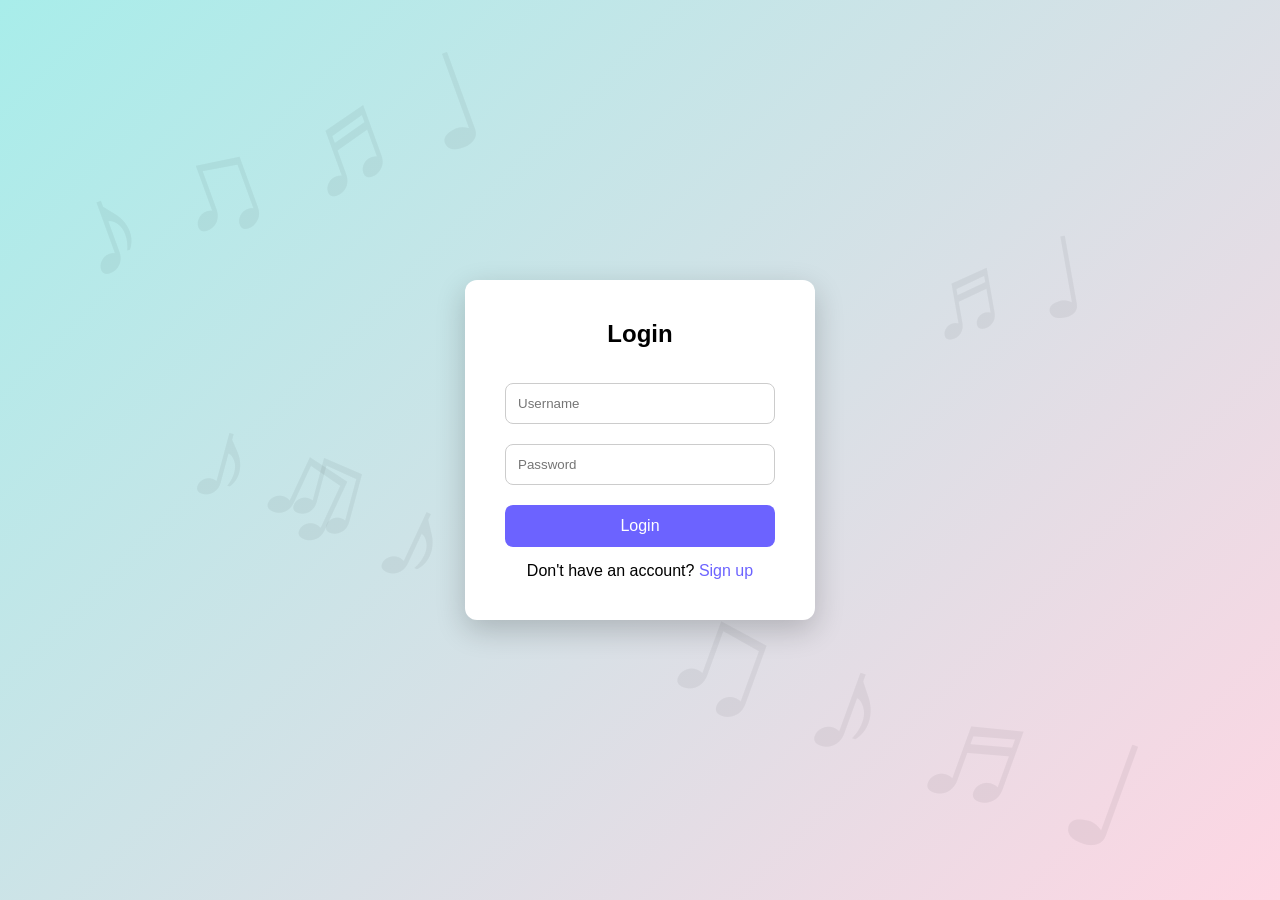
<file: index.html>
<!DOCTYPE html>
<html lang="en">
<head>
<meta charset="UTF-8">
<title>MoodSense</title>
<link rel="stylesheet" href="style.css">

<script>
if(!localStorage.getItem("currentUser")){
  window.location.href="login.html";
}
</script>

</head>

<body>

<div class="topbar">
  <span>Welcome, <b id="showUser"></b></span>
  <button onclick="logout()">Logout</button>
</div>

<div class="container">

<h1>MoodSense</h1>
<p>Select your mood</p>

<div class="buttons">
  <button onclick="setMood('happy')">😊 Happy</button>
  <button onclick="setMood('sad')">😢 Sad</button>
  <button onclick="setMood('motivated')">🔥 Motivated</button>
  <button onclick="setMood('relaxed')">🌿 Relaxed</button>
</div>

<div class="result">
  <h2 id="quote">Your quote</h2>
  <a id="music" target="_blank">Music</a>
</div>

</div>

<script src="script.js"></script>
</body>
</html>
</file>
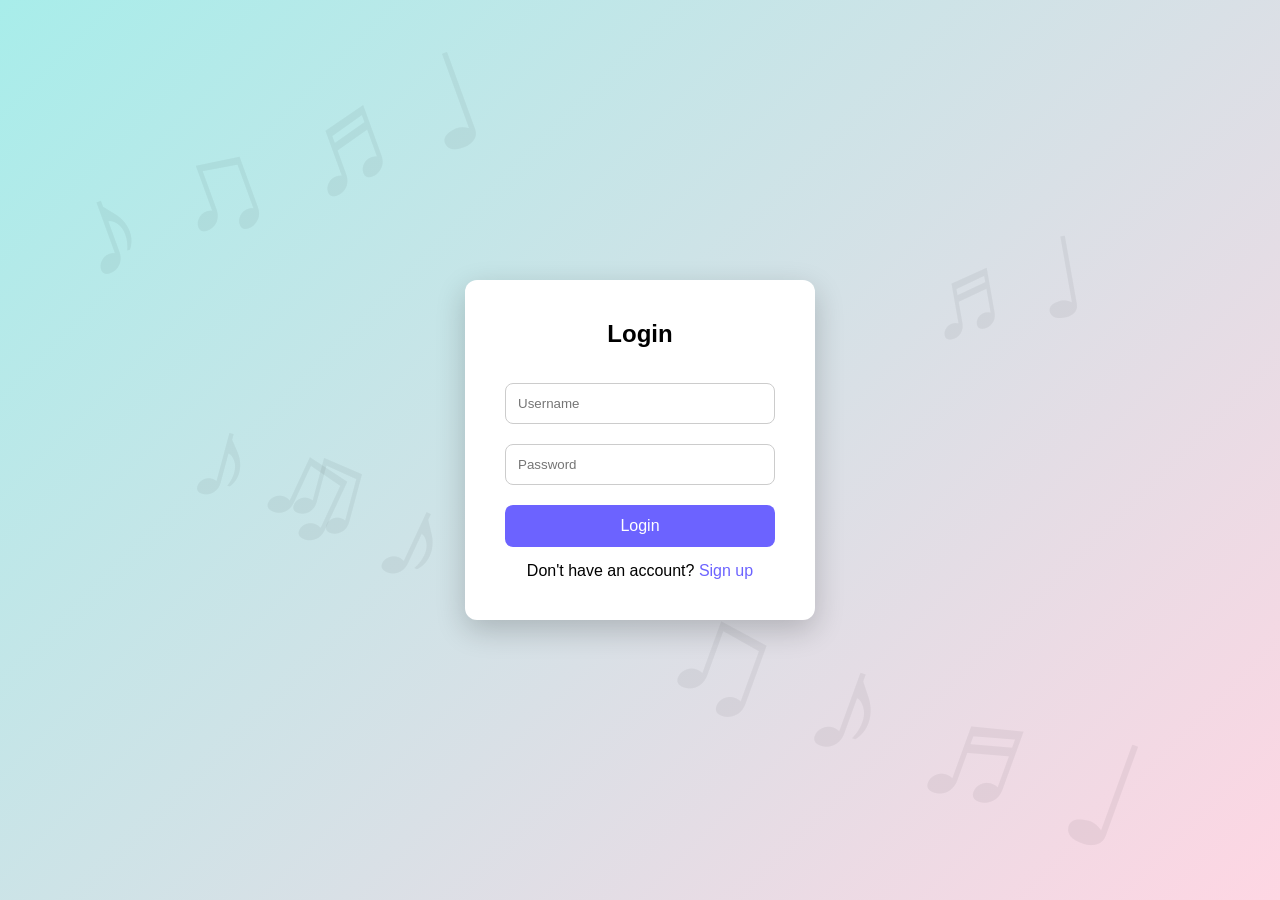
<file: login.html>
<!DOCTYPE html>
<html lang="en">
<head>

<meta charset="UTF-8">
<title>Login</title>

<style>

*{
margin:0;
padding:0;
box-sizing:border-box;
font-family:Arial;
}

body{

height:100vh;
display:flex;
justify-content:center;
align-items:center;
background:linear-gradient(135deg,#a8edea,#fed6e3);
overflow:hidden;
position:relative;

}

/* Musical Symbols */

body::before{
content:"♪ ♫ ♬ ♩";
position:absolute;
font-size:130px;
color:rgba(0,0,0,0.05);
top:10%;
left:5%;
transform:rotate(-20deg);
}

body::after{
content:"♫ ♪ ♬ ♩";
position:absolute;
font-size:150px;
color:rgba(0,0,0,0.05);
bottom:10%;
right:10%;
transform:rotate(20deg);
}

.symbol1{
position:absolute;
font-size:120px;
color:rgba(0,0,0,0.05);
top:45%;
left:15%;
transform:rotate(15deg);
}

.symbol2{
position:absolute;
font-size:110px;
color:rgba(0,0,0,0.05);
top:25%;
right:15%;
transform:rotate(-10deg);
}

.symbol3{
position:absolute;
font-size:130px;
color:rgba(0,0,0,0.05);
bottom:35%;
left:20%;
transform:rotate(25deg);
}

/* Login Box */

.login-box{

width:350px;
background:white;
padding:40px;
border-radius:12px;
box-shadow:0 10px 30px rgba(0,0,0,0.2);
text-align:center;
z-index:1;

}

.login-box h2{
margin-bottom:25px;
}

input{

width:100%;
padding:12px;
margin:10px 0;
border-radius:8px;
border:1px solid #ccc;

}

button{

width:100%;
padding:12px;
margin-top:10px;
border:none;
border-radius:8px;
background:#6c63ff;
color:white;
font-size:16px;
cursor:pointer;

}

button:hover{
background:#4d47c3;
}

.signup{

margin-top:15px;

}

.signup a{

text-decoration:none;
color:#6c63ff;

}

</style>

</head>

<body>

<div class="symbol1">♪ ♫</div>
<div class="symbol2">♬ ♩</div>
<div class="symbol3">♫ ♪</div>

<div class="login-box">

<h2>Login</h2>

<input type="text" placeholder="Username">

<input type="password" placeholder="Password">

<button onclick="goHome()">Login</button>

<div class="signup">
Don't have an account? <a href="signup.html">Sign up</a>
</div>

</div>

<script>

function goHome(){
window.location.href="index.html";
}

</script>

</body>
</html>
</file>
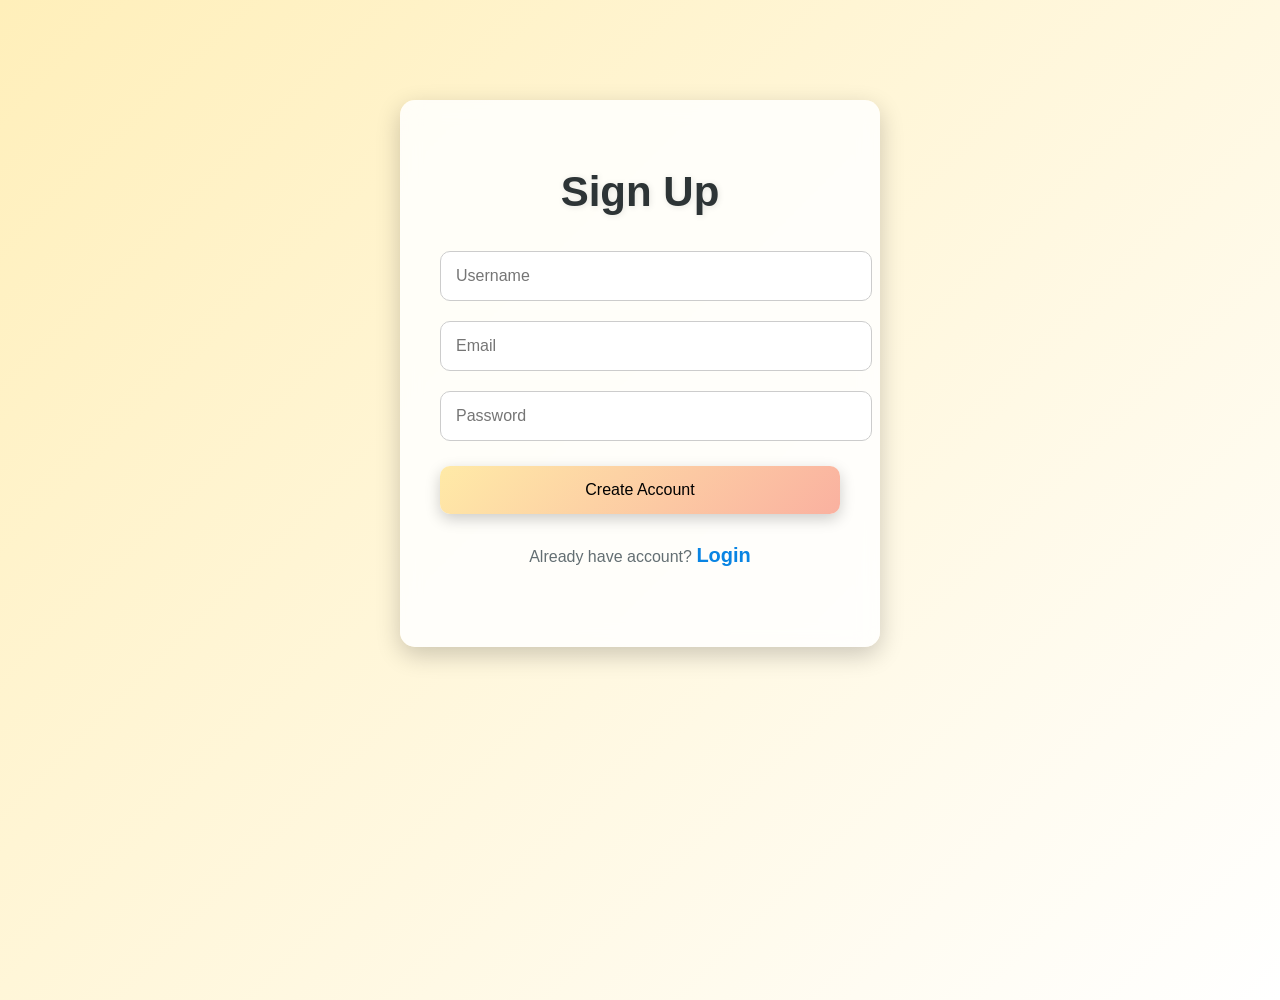
<file: signup.html>
<!DOCTYPE html>
<html lang="en">
<head>
<meta charset="UTF-8">
<title>Signup</title>
<link rel="stylesheet" href="style.css">
</head>

<body class="signup-page">

<div class="signup-container">

<h1>Sign Up</h1>

<form id="signupForm">

<input type="text" id="newUsername" placeholder="Username" required>
<input type="email" id="newEmail" placeholder="Email" required>
<input type="password" id="newPassword" placeholder="Password" required>

<button type="submit">Create Account</button>

</form>

<p>Already have account? <a href="login.html">Login</a></p>

</div>

<script src="script.js"></script>
</body>
</html>
</file>
<file: style.css>
/* Reset & Font */
body{
margin:0;
font-family:Arial, sans-serif;

background: linear-gradient(135deg,#fff3a0,#ffd54f,#ffca28);

min-height:100vh;
}

/* Blur overlay */
.blur-overlay{
  position: fixed;
  top:0;
  left:0;
  width:100%;
  height:100%;
  backdrop-filter: blur(4px);
  pointer-events:none;
  z-index:0;
}

/* Container */
.container{
  margin-top: 100px;
  position: relative;
  z-index:1;
}

h1{
  font-size: 52px;
  font-weight: 700;
  color: #2d3436;
  text-shadow: 2px 2px 8px rgba(0,0,0,0.1);
}

p{
  font-size: 22px;
  color: #636e72;
  margin-bottom: 40px;
}

/* Buttons */
.buttons button{
  padding: 18px 35px;
  margin: 15px;
  font-size: 18px;
  border-radius: 25px;
  border: 2px solid #dfe6e9;
  cursor: pointer;
  background: linear-gradient(145deg, #ffffff, #f0f0f0);
  box-shadow: 3px 3px 15px rgba(0,0,0,0.15);
  transition: all 0.3s ease;
  font-weight: 600;
}

.buttons button:hover{
  background: linear-gradient(135deg, #ffeaa7, #fab1a0);
  transform: scale(1.1) rotate(-3deg);
  border-color: #ffeaa7;
  box-shadow: 5px 5px 20px rgba(0,0,0,0.3);
  text-shadow: 1px 1px 3px rgba(0,0,0,0.2);
}

/* Quotes */
.result{
  margin-top: 50px;
}

#quote{
  margin-bottom: 20px;
  font-size: 30px;
  font-weight: 600;
  color: #2d3436;
  opacity: 0;
  transition: opacity 1s ease-in-out, transform 1s ease-in-out, text-shadow 1s ease-in-out;
  transform: translateY(20px);
}

#quote.show{
  opacity: 1;
  transform: translateY(0);
  text-shadow: 2px 2px 12px rgba(0,0,0,0.25), 0 0 10px rgba(255,255,255,0.15);
}

/* Music Link */
a{
  font-size: 20px;
  font-weight: 600;
  text-decoration: none;
  color: #2d3436;
  display: inline-block;
  margin-top: 10px;
  transition: color 0.3s, text-shadow 0.3s;
}
a:hover{
  color: #fd79a8;
  text-shadow: 1px 1px 6px rgba(0,0,0,0.2);
}

/* Mood Gradients */
body.mood-happy {
  background: linear-gradient(135deg, #ffeaa7, #fab1a0, #ffeaa7);
  background-size: 300% 300%;
  animation: gradient 12s ease infinite;
}
body.mood-sad {
  background: linear-gradient(135deg, #74b9ff, #a29bfe, #74b9ff);
  background-size: 300% 300%;
  animation: gradient 12s ease infinite;
}
body.mood-motivated {
  background: linear-gradient(135deg, #ff7675, #fd79a8, #ff7675);
  background-size: 300% 300%;
  animation: gradient 12s ease infinite;
}
body.mood-relaxed {
  background: linear-gradient(135deg, #55efc4, #81ecec, #55efc4);
  background-size: 300% 300%;
  animation: gradient 12s ease infinite;
}

@keyframes gradient{
  0%{background-position:0% 50%;}
  50%{background-position:100% 50%;}
  100%{background-position:0% 50%;}
}

/* Floating Emojis */
.emoji{
  position: absolute;
  pointer-events: none;
  user-select: none;
  opacity: 0.8;
}

@keyframes float{
  0%{transform: translateY(0) rotate(0deg); opacity:1;}
  100%{transform: translateY(-500px) rotate(360deg); opacity:0;}
}

/* Responsive */
@media screen and (max-width:600px){
  h1{ font-size: 42px; }
  p{ font-size: 18px; }
  .buttons button{ font-size:16px; padding: 12px 22px; }
  #quote{ font-size:24px; }
}


.login-page, .signup-page {
  background: linear-gradient(135deg, #ffefba, #ffffff);
  position: relative;
  font-family: 'Poppins', sans-serif;
}

.blur-overlay {
  position: fixed;
  top:0; left:0;
  width:100%; height:100%;
  backdrop-filter: blur(8px);
  z-index:0;
}

.musical-symbols {
  position: fixed;
  top: 0; left:0;
  width:100%; height:100%;
  z-index:0;
  font-size: 30px;
  color: rgba(0,0,0,0.05);
}

.musical-symbols span {
  position: absolute;
  animation: floatSymbols 20s linear infinite;
}

@keyframes floatSymbols {
  0% {transform: translateY(100vh) rotate(0deg);}
  100% {transform: translateY(-100vh) rotate(360deg);}
}

.login-container, .signup-container {
  max-width: 400px;
  margin: 120px auto;
  padding: 40px;
  background: rgba(255,255,255,0.15);
  border-radius: 20px;
  backdrop-filter: blur(10px);
  box-shadow: 0 8px 30px rgba(0,0,0,0.2);
  z-index:1;
  position: relative;
}

.login-container h1, .signup-container h1 {
  margin-bottom: 30px;
  font-size: 42px;
  text-shadow: 1px 1px 6px rgba(0,0,0,0.1);
}

input[type=text], input[type=password], input[type=email] {
  width: 100%;
  padding: 15px;
  margin: 12px 0;
  border-radius: 12px;
  border: 1px solid #dfe6e9;
  font-size: 16px;
}

button.btn-login, button.btn-signup {
  width: 100%;
  padding: 15px;
  font-size: 18px;
  margin-top: 20px;
  border-radius: 12px;
  border: none;
  cursor: pointer;
  background: linear-gradient(135deg, #ffeaa7, #fab1a0);
  box-shadow: 3px 3px 15px rgba(0,0,0,0.2);
  font-weight: 600;
  transition: all 0.3s ease;
}

button.btn-login:hover, button.btn-signup:hover {
  transform: scale(1.05);
  box-shadow: 5px 5px 20px rgba(0,0,0,0.3);
}

p { margin-top: 20px; font-size: 16px; }
p a { color: #fd79a8; text-decoration: none; font-weight: 600; }
p a:hover { text-decoration: underline; }

/* Reset & Font */
body {
  font-family: 'Poppins', sans-serif;
  margin:0; padding:0;
  text-align: center;
  overflow-x: hidden;
  background: linear-gradient(135deg, #a1c4fd, #c2e9fb); /* soft gradient */
  position: relative;
}

/* Musical Symbols Watermark */
.musical-symbols {
  position: fixed;
  top:0; left:0;
  width:100%; height:100%;
  font-size: 60px;
  color: rgba(255, 255, 255, 0.05); /* subtle watermark */
  z-index:0;
  pointer-events:none;
  display:flex;
  flex-wrap: wrap;
  justify-content: space-around;
  align-items: center;
}

/* Containers */
.login-container, .signup-container {
  position: relative;
  z-index:1;
  max-width: 400px;
  margin: 100px auto;
  padding: 40px;
  background: rgba(255,255,255,0.85);
  border-radius: 15px;
  box-shadow: 0 8px 25px rgba(0,0,0,0.2);
  display: flex;
  flex-direction: column;
  align-items: center;
}

/* Headings */
.login-container h1, .signup-container h1 {
  margin-bottom: 25px;
}

/* Inputs */
.login-container input, .signup-container input {
  width: 100%;
  padding: 15px;
  margin: 10px 0;
  font-size: 16px;
  border-radius: 10px;
  border: 1px solid #ccc;
}

/* Buttons */
.login-container button, .signup-container button {
  width: 100%;
  padding: 15px;
  margin-top: 15px;
  font-size: 16px;
  border-radius: 10px;
  border: none;
  background: linear-gradient(135deg, #ffeaa7, #fab1a0);
  cursor: pointer;
  box-shadow: 0 5px 15px rgba(0,0,0,0.2);
  transition: all 0.3s ease;
}

.login-container button:hover, .signup-container button:hover {
  transform: scale(1.05);
}

/* Links */
.login-container p a, .signup-container p a {
  text-decoration: none;
  color: #0984e3;
  font-weight: 600;
}

.login-container p a:hover, .signup-container p a:hover {
  text-decoration: underline;
}

/* Responsive */
@media screen and (max-width:600px){
  .login-container, .signup-container {
    margin: 50px 20px;
  }
}



/*watermark design*/
/* Full page musical symbols watermark */
.musical-symbols {
  position: fixed;
  top: 0; left: 0;
  width: 100%;
  height: 100%;
  z-index: 0; /* behind everything */
  pointer-events: none; /* clickable elements block হবে না */
  overflow: hidden;
}

/* Individual symbols will float */
.musical-symbols span {
  position: absolute;
  font-size: 40px; /* adjust size */
  color: rgba(255,255,255,0.05); /* subtle watermark */
  user-select: none;
  animation-name: floatSymbols;
  animation-timing-function: linear;
  animation-iteration-count: infinite;
}

/* Keyframes for float animation */
@keyframes floatSymbols {
  0% { transform: translateY(100vh) rotate(0deg); opacity: 0; }
  50% { opacity: 0.3; }
  100% { transform: translateY(-100vh) rotate(360deg); opacity: 0; }
}
</file>
